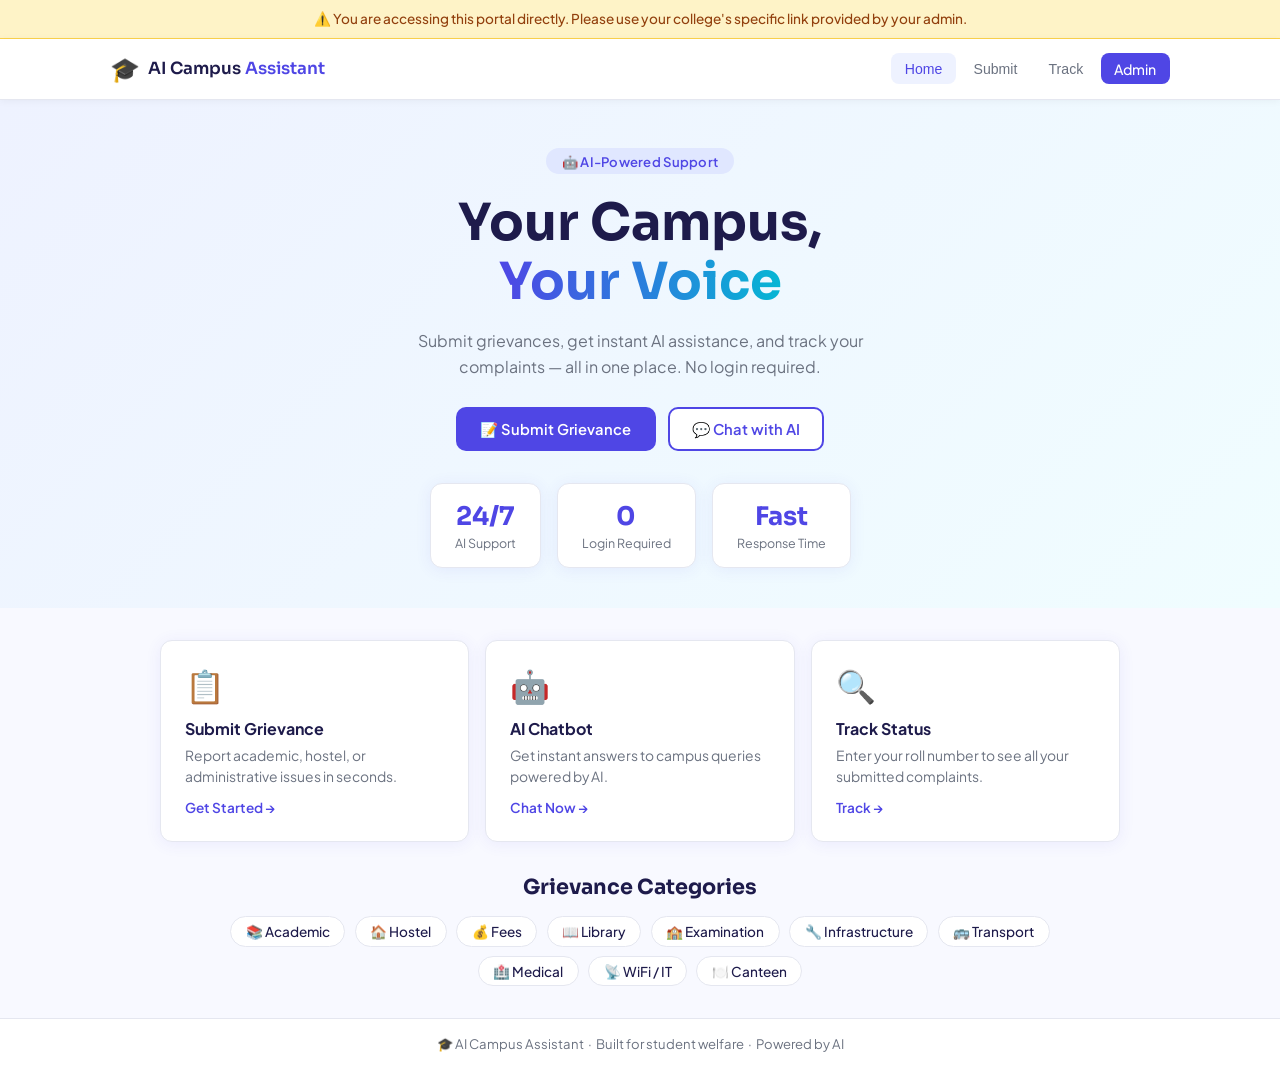
<file: frontend/index.html>
<!DOCTYPE html>
<html lang="en">
<head>
<meta charset="UTF-8">
<meta name="viewport" content="width=device-width, initial-scale=1.0">
<title>AI Campus Assistant</title>
<link rel="stylesheet" href="style.css">
<link rel="manifest" href="manifest.json">
<meta name="theme-color" content="#4F46E5">
<meta name="apple-mobile-web-app-capable" content="yes">
<link href="https://fonts.googleapis.com/css2?family=Plus+Jakarta+Sans:wght@400;500;600;700&family=Sora:wght@300;400;600;700&display=swap" rel="stylesheet">
</head>
<body>

<!-- ── NO COLLEGE WARNING ─────────────────────────────────────────────── -->
<div id="noCollegeBanner" class="no-college-banner" style="display:none">
  ⚠️ You are accessing this portal directly. Please use your college's specific link provided by your admin.
</div>

<!-- ── HEADER ─────────────────────────────────────────────────────────── -->
<header class="header">
  <div class="header-inner">
    <div class="logo">
      <span class="logo-icon">🎓</span>
      <span class="logo-text">AI Campus <span class="accent">Assistant</span></span>
      <!-- College name badge — shown only when ?college= is in URL -->
      <span id="collegeBadge" class="college-badge" style="display:none">
        <span id="collegeNameDisplay"></span>
      </span>
    </div>
    <nav class="nav">
      <button class="nav-btn active" onclick="showSection('home')">Home</button>
      <button class="nav-btn" onclick="showSection('submit')">Submit</button>
      <button class="nav-btn" onclick="showSection('track')">Track</button>
      <a href="admin.html" class="nav-btn admin-link">Admin</a>
    </nav>
    <button class="hamburger" id="hamburger" onclick="toggleMenu()">☰</button>
  </div>
  <div class="mobile-menu" id="mobileMenu">
    <button onclick="showSection('home');toggleMenu()">🏠 Home</button>
    <button onclick="showSection('submit');toggleMenu()">📝 Submit Grievance</button>
    <button onclick="showSection('track');toggleMenu()">🔍 Track Status</button>
    <a href="admin.html">🔐 Admin Panel</a>
  </div>
</header>

<!-- ── HERO (HOME) ────────────────────────────────────────────────────── -->
<section id="section-home" class="section active">
  <div class="hero">
    <div class="hero-badge">🤖 AI-Powered Support</div>
    <h1 class="hero-title">Your Campus,<br><span class="gradient-text">Your Voice</span></h1>
    <p class="hero-sub">Submit grievances, get instant AI assistance, and track your complaints — all in one place. No login required.</p>
    <div class="hero-actions">
      <button class="btn btn-primary" onclick="showSection('submit')">📝 Submit Grievance</button>
      <button class="btn btn-outline" onclick="openChat()">💬 Chat with AI</button>
    </div>
    <div class="stats-row">
      <div class="stat-card"><div class="stat-num">24/7</div><div class="stat-lbl">AI Support</div></div>
      <div class="stat-card"><div class="stat-num">0</div><div class="stat-lbl">Login Required</div></div>
      <div class="stat-card"><div class="stat-num">Fast</div><div class="stat-lbl">Response Time</div></div>
    </div>
  </div>

  <div class="features">
    <div class="feature-card" onclick="showSection('submit')">
      <div class="feat-icon">📋</div>
      <h3>Submit Grievance</h3>
      <p>Report academic, hostel, or administrative issues in seconds.</p>
      <span class="feat-link">Get Started →</span>
    </div>
    <div class="feature-card" onclick="openChat()">
      <div class="feat-icon">🤖</div>
      <h3>AI Chatbot</h3>
      <p>Get instant answers to campus queries powered by AI.</p>
      <span class="feat-link">Chat Now →</span>
    </div>
    <div class="feature-card" onclick="showSection('track')">
      <div class="feat-icon">🔍</div>
      <h3>Track Status</h3>
      <p>Enter your roll number to see all your submitted complaints.</p>
      <span class="feat-link">Track →</span>
    </div>
  </div>

  <div class="categories-section">
    <h2 class="section-title">Grievance Categories</h2>
    <div class="categories-grid">
      <div class="cat-pill">📚 Academic</div>
      <div class="cat-pill">🏠 Hostel</div>
      <div class="cat-pill">💰 Fees</div>
      <div class="cat-pill">📖 Library</div>
      <div class="cat-pill">🏫 Examination</div>
      <div class="cat-pill">🔧 Infrastructure</div>
      <div class="cat-pill">🚌 Transport</div>
      <div class="cat-pill">🏥 Medical</div>
      <div class="cat-pill">📡 WiFi / IT</div>
      <div class="cat-pill">🍽️ Canteen</div>
    </div>
  </div>
</section>

<!-- ── SUBMIT GRIEVANCE ───────────────────────────────────────────────── -->
<section id="section-submit" class="section">
  <div class="page-header">
    <button class="back-btn" onclick="showSection('home')">← Back</button>
    <h2 class="page-title">Submit a Grievance</h2>
    <p class="page-sub">No login required. Your complaint will be reviewed by the administration.</p>
  </div>

  <div class="form-card">
    <div id="submitSuccess" class="success-banner" style="display:none"></div>
    <div id="submitError" class="error-banner" style="display:none"></div>

    <form id="grievanceForm" onsubmit="submitGrievance(event)">
      <div class="form-row">
        <div class="form-group">
          <label>Full Name *</label>
          <input type="text" id="studentName" placeholder="e.g. Rahul Sharma" required>
        </div>
        <div class="form-group">
          <label>Roll Number *</label>
          <input type="text" id="studentRoll" placeholder="e.g. 22CSE045" required>
        </div>
      </div>
      <div class="form-row">
        <div class="form-group">
          <label>Department *</label>
          <select id="department" required>
            <option value="">Select Department</option>
            <option>Computer Science & Engineering</option>
            <option>Electronics & Communication</option>
            <option>Mechanical Engineering</option>
            <option>Civil Engineering</option>
            <option>Electrical Engineering</option>
            <option>Information Technology</option>
            <option>Physics</option>
            <option>Chemistry</option>
            <option>Mathematics</option>
            <option>Management</option>
          </select>
        </div>
        <div class="form-group">
          <label>Category *</label>
          <select id="category" required>
            <option value="">Select Category</option>
            <option>Academic</option>
            <option>Hostel</option>
            <option>Fees & Scholarship</option>
            <option>Library</option>
            <option>Examination</option>
            <option>Infrastructure</option>
            <option>Transport</option>
            <option>Medical / Health</option>
            <option>WiFi / IT</option>
            <option>Canteen</option>
            <option>Faculty / Teaching</option>
            <option>Other</option>
          </select>
        </div>
      </div>
      <div class="form-group">
        <label>Subject *</label>
        <input type="text" id="subject" placeholder="Brief subject of your grievance" required>
      </div>
      <div class="form-group">
        <label>Description *</label>
        <textarea id="description" rows="5" placeholder="Describe your issue in detail..." required></textarea>
      </div>
      <div class="form-group">
        <label>Contact Email (optional)</label>
        <input type="email" id="contactEmail" placeholder="for follow-up notifications">
      </div>
      <div class="ai-tip-box">
        <span>🤖</span>
        <p>Before submitting, try our <strong>AI Chatbot</strong> — it may resolve your issue instantly!</p>
        <button type="button" class="btn btn-xs" onclick="openChat()">Ask AI</button>
      </div>
      <button type="submit" class="btn btn-primary full-width" id="submitBtn">
        📩 Submit Grievance
      </button>
    </form>
  </div>
</section>

<!-- ── TRACK STATUS ───────────────────────────────────────────────────── -->
<section id="section-track" class="section">
  <div class="page-header">
    <button class="back-btn" onclick="showSection('home')">← Back</button>
    <h2 class="page-title">Track Your Grievance</h2>
    <p class="page-sub">Enter your roll number to view all submitted complaints and their current status.</p>
  </div>

  <div class="track-card">
    <div class="track-input-row">
      <input type="text" id="trackRoll" placeholder="Enter Roll Number (e.g. 22CSE045)" style="flex:1">
      <button class="btn btn-primary" onclick="trackGrievance()">🔍 Track</button>
    </div>
    <div id="trackResults"></div>
  </div>
</section>

<!-- ── AI CHATBOT MODAL ───────────────────────────────────────────────── -->
<div id="chatModal" class="chat-modal" style="display:none">
  <div class="chat-window">
    <div class="chat-header">
      <div class="chat-title">
        <span class="chat-dot"></span>
        AI Campus Assistant
      </div>
      <button class="chat-close" onclick="closeChat()">✕</button>
    </div>
    <div class="chat-messages" id="chatMessages">
      <div class="msg bot-msg">
        <div class="msg-avatar">🤖</div>
        <div class="msg-bubble">👋 Hi! I'm your AI Campus Assistant. Ask me anything about academics, hostel, fees, exams, or how to submit a grievance!</div>
      </div>
    </div>
    <div class="chat-quick-btns">
      <button onclick="sendQuick('How do I submit a grievance?')">Submit grievance?</button>
      <button onclick="sendQuick('Hostel room complaint')">Hostel issue</button>
      <button onclick="sendQuick('Fee payment query')">Fee query</button>
      <button onclick="sendQuick('Attendance problem')">Attendance</button>
    </div>
    <div class="chat-input-row">
      <input type="text" id="chatInput" placeholder="Type or speak your message..." onkeydown="if(event.key==='Enter')sendChat()">
      <button class="voice-btn" id="voiceBtn" onclick="toggleVoice()" title="Speak">🎤</button>
      <button class="chat-send" onclick="sendChat()">➤</button>
    </div>
  </div>
</div>

<!-- ── FOOTER ─────────────────────────────────────────────────────────── -->
<footer class="footer">
  <p>🎓 AI Campus Assistant &nbsp;·&nbsp; Built for student welfare &nbsp;·&nbsp; Powered by AI</p>
</footer>

<script src="script.js"></script>
<script>
  if ('serviceWorker' in navigator) {
    window.addEventListener('load', () => {
      navigator.serviceWorker.register('service-worker.js')
        .then(() => console.log('SW registered'))
        .catch(err => console.log('SW error:', err));
    });
  }
</script>
</body>
</html>
</file>
<file: frontend/style.css>
/* ─── RESET & VARIABLES ─────────────────────────────────────────────────── */
*, *::before, *::after { box-sizing: border-box; margin: 0; padding: 0; }

:root {
  --primary:   #4F46E5;
  --primary-d: #3730A3;
  --accent:    #06B6D4;
  --bg:        #F8F9FF;
  --surface:   #FFFFFF;
  --border:    #E5E7F0;
  --text:      #1E1B4B;
  --muted:     #6B7280;
  --success:   #059669;
  --warning:   #D97706;
  --danger:    #DC2626;
  --radius:    12px;
  --shadow:    0 2px 16px rgba(79,70,229,0.08);
}

body {
  font-family: 'Plus Jakarta Sans', sans-serif;
  background: var(--bg);
  color: var(--text);
  min-height: 100vh;
  display: flex;
  flex-direction: column;
}

/* ─── HEADER ────────────────────────────────────────────────────────────── */
.header {
  background: var(--surface);
  border-bottom: 1px solid var(--border);
  position: sticky;
  top: 0;
  z-index: 100;
  box-shadow: 0 1px 8px rgba(0,0,0,0.05);
}

.header-inner {
  max-width: 1100px;
  margin: 0 auto;
  padding: 0 1.25rem;
  height: 60px;
  display: flex;
  align-items: center;
  justify-content: space-between;
}

.logo { display: flex; align-items: center; gap: 0.5rem; }
.logo-icon { font-size: 1.5rem; }
.logo-text { font-family: 'Sora', sans-serif; font-size: 1.05rem; font-weight: 600; color: var(--text); }
.accent { color: var(--primary); }

.nav { display: flex; gap: 0.25rem; }
.nav-btn {
  background: none;
  border: none;
  padding: 0.4rem 0.85rem;
  border-radius: 8px;
  font-size: 0.88rem;
  font-weight: 500;
  color: var(--muted);
  cursor: pointer;
  text-decoration: none;
  transition: background 0.15s, color 0.15s;
}
.nav-btn:hover, .nav-btn.active { background: #EEF2FF; color: var(--primary); }
.admin-link { background: var(--primary); color: #fff !important; }
.admin-link:hover { background: var(--primary-d); }

.hamburger { display: none; background: none; border: none; font-size: 1.4rem; cursor: pointer; color: var(--text); }

.mobile-menu {
  display: none;
  flex-direction: column;
  padding: 0.75rem 1.25rem;
  border-top: 1px solid var(--border);
  background: var(--surface);
}
.mobile-menu.open { display: flex; }
.mobile-menu button, .mobile-menu a {
  background: none;
  border: none;
  padding: 0.75rem 0;
  font-size: 0.95rem;
  font-weight: 500;
  color: var(--text);
  text-decoration: none;
  text-align: left;
  cursor: pointer;
  border-bottom: 1px solid var(--border);
}
.mobile-menu a { display: block; }

/* ─── SECTIONS ──────────────────────────────────────────────────────────── */
.section { display: none; flex: 1; }
.section.active { display: block; }

/* ─── HERO ──────────────────────────────────────────────────────────────── */
.hero {
  background: linear-gradient(135deg, #EEF2FF 0%, #F0FDFF 100%);
  padding: 3rem 1.25rem 2.5rem;
  text-align: center;
}

.hero-badge {
  display: inline-block;
  background: #E0E7FF;
  color: var(--primary);
  border-radius: 20px;
  padding: 0.3rem 1rem;
  font-size: 0.82rem;
  font-weight: 600;
  margin-bottom: 1.25rem;
  letter-spacing: 0.02em;
}

.hero-title {
  font-family: 'Sora', sans-serif;
  font-size: clamp(2rem, 6vw, 3.2rem);
  font-weight: 700;
  line-height: 1.15;
  margin-bottom: 1rem;
}

.gradient-text {
  background: linear-gradient(90deg, var(--primary), var(--accent));
  -webkit-background-clip: text;
  -webkit-text-fill-color: transparent;
  background-clip: text;
}

.hero-sub {
  color: var(--muted);
  font-size: 1rem;
  max-width: 520px;
  margin: 0 auto 1.75rem;
  line-height: 1.6;
}

.hero-actions { display: flex; gap: 0.75rem; justify-content: center; flex-wrap: wrap; margin-bottom: 2rem; }

.stats-row {
  display: flex;
  gap: 1rem;
  justify-content: center;
  flex-wrap: wrap;
}
.stat-card {
  background: var(--surface);
  border: 1px solid var(--border);
  border-radius: var(--radius);
  padding: 1rem 1.5rem;
  text-align: center;
  box-shadow: var(--shadow);
}
.stat-num { font-family: 'Sora', sans-serif; font-size: 1.6rem; font-weight: 700; color: var(--primary); }
.stat-lbl { font-size: 0.78rem; color: var(--muted); margin-top: 0.2rem; }

/* ─── FEATURES ──────────────────────────────────────────────────────────── */
.features {
  display: grid;
  grid-template-columns: repeat(auto-fit, minmax(240px, 1fr));
  gap: 1rem;
  max-width: 1000px;
  margin: 2rem auto;
  padding: 0 1.25rem;
}

.feature-card {
  background: var(--surface);
  border: 1px solid var(--border);
  border-radius: var(--radius);
  padding: 1.5rem;
  cursor: pointer;
  transition: transform 0.15s, box-shadow 0.15s;
  box-shadow: var(--shadow);
}
.feature-card:hover { transform: translateY(-3px); box-shadow: 0 8px 24px rgba(79,70,229,0.14); }
.feat-icon { font-size: 2rem; margin-bottom: 0.75rem; }
.feature-card h3 { font-size: 1rem; font-weight: 700; margin-bottom: 0.4rem; }
.feature-card p { font-size: 0.87rem; color: var(--muted); line-height: 1.5; }
.feat-link { display: inline-block; margin-top: 0.75rem; font-size: 0.85rem; font-weight: 600; color: var(--primary); }

/* ─── CATEGORIES ────────────────────────────────────────────────────────── */
.categories-section {
  max-width: 900px;
  margin: 0 auto 2rem;
  padding: 0 1.25rem;
  text-align: center;
}
.section-title {
  font-family: 'Sora', sans-serif;
  font-size: 1.3rem;
  font-weight: 700;
  margin-bottom: 1rem;
}
.categories-grid { display: flex; flex-wrap: wrap; gap: 0.6rem; justify-content: center; }
.cat-pill {
  background: var(--surface);
  border: 1px solid var(--border);
  border-radius: 20px;
  padding: 0.35rem 0.9rem;
  font-size: 0.85rem;
  font-weight: 500;
  color: var(--text);
}

/* ─── BUTTONS ───────────────────────────────────────────────────────────── */
.btn {
  display: inline-flex;
  align-items: center;
  gap: 0.4rem;
  padding: 0.65rem 1.4rem;
  border-radius: 10px;
  font-size: 0.92rem;
  font-weight: 600;
  cursor: pointer;
  border: 2px solid transparent;
  transition: all 0.15s;
  text-decoration: none;
  font-family: inherit;
}
.btn-primary { background: var(--primary); color: #fff; }
.btn-primary:hover { background: var(--primary-d); }
.btn-outline { background: var(--surface); color: var(--primary); border-color: var(--primary); }
.btn-outline:hover { background: #EEF2FF; }
.btn-xs { padding: 0.25rem 0.65rem; font-size: 0.78rem; background: var(--primary); color: #fff; border-radius: 6px; }
.full-width { width: 100%; justify-content: center; }

/* ─── FORMS ─────────────────────────────────────────────────────────────── */
.page-header {
  max-width: 700px;
  margin: 2rem auto 1rem;
  padding: 0 1.25rem;
}
.back-btn {
  background: none;
  border: none;
  color: var(--primary);
  font-weight: 600;
  cursor: pointer;
  font-size: 0.9rem;
  margin-bottom: 0.75rem;
  font-family: inherit;
}
.page-title { font-family: 'Sora', sans-serif; font-size: 1.5rem; font-weight: 700; }
.page-sub { color: var(--muted); font-size: 0.9rem; margin-top: 0.3rem; }

.form-card {
  background: var(--surface);
  border: 1px solid var(--border);
  border-radius: var(--radius);
  padding: 1.75rem;
  max-width: 700px;
  margin: 0 auto 2rem;
  box-shadow: var(--shadow);
  margin-left: auto;
  margin-right: auto;
  margin-bottom: 2rem;
  padding-left: 1.75rem;
  padding-right: 1.75rem;
}
.form-card { margin: 0 1.25rem 2rem; }
@media (min-width: 760px) { .form-card { margin: 0 auto 2rem; } }

.form-row { display: grid; grid-template-columns: 1fr 1fr; gap: 1rem; }
@media (max-width: 560px) { .form-row { grid-template-columns: 1fr; } }

.form-group { margin-bottom: 1rem; }
.form-group label { display: block; font-size: 0.86rem; font-weight: 600; margin-bottom: 0.35rem; color: var(--text); }

input[type="text"], input[type="email"], input[type="password"], select, textarea {
  width: 100%;
  padding: 0.65rem 0.9rem;
  border: 1.5px solid var(--border);
  border-radius: 8px;
  font-size: 0.92rem;
  font-family: inherit;
  background: var(--bg);
  color: var(--text);
  transition: border-color 0.15s;
  outline: none;
}
input:focus, select:focus, textarea:focus { border-color: var(--primary); background: #fff; }
textarea { resize: vertical; min-height: 120px; }

.ai-tip-box {
  display: flex;
  align-items: center;
  gap: 0.75rem;
  background: #EEF2FF;
  border: 1px solid #C7D2FE;
  border-radius: 10px;
  padding: 0.85rem 1rem;
  margin: 1rem 0;
  font-size: 0.87rem;
}
.ai-tip-box span { font-size: 1.3rem; flex-shrink: 0; }
.ai-tip-box p { flex: 1; color: var(--text); }

.success-banner {
  background: #D1FAE5;
  border: 1px solid #6EE7B7;
  border-radius: 8px;
  padding: 0.85rem 1rem;
  margin-bottom: 1rem;
  color: #065F46;
  font-size: 0.9rem;
  font-weight: 500;
}
.error-banner {
  background: #FEE2E2;
  border: 1px solid #FCA5A5;
  border-radius: 8px;
  padding: 0.85rem 1rem;
  margin-bottom: 1rem;
  color: #991B1B;
  font-size: 0.9rem;
  font-weight: 500;
}

/* ─── TRACK ─────────────────────────────────────────────────────────────── */
.track-card {
  background: var(--surface);
  border: 1px solid var(--border);
  border-radius: var(--radius);
  padding: 1.75rem;
  max-width: 700px;
  margin: 0 1.25rem 2rem;
  box-shadow: var(--shadow);
}
@media (min-width: 760px) { .track-card { margin: 0 auto 2rem; } }

.track-input-row { display: flex; gap: 0.75rem; margin-bottom: 1.25rem; flex-wrap: wrap; }
.track-input-row input { min-width: 200px; }

.grievance-item {
  border: 1px solid var(--border);
  border-radius: 10px;
  padding: 1rem 1.1rem;
  margin-bottom: 0.75rem;
}
.grievance-item-header { display: flex; justify-content: space-between; align-items: flex-start; margin-bottom: 0.4rem; flex-wrap: wrap; gap: 0.5rem; }
.grievance-item h4 { font-size: 0.95rem; font-weight: 600; }
.grievance-item p { font-size: 0.82rem; color: var(--muted); }

/* ─── STATUS BADGES ─────────────────────────────────────────────────────── */
.status-badge {
  display: inline-block;
  padding: 0.25rem 0.7rem;
  border-radius: 20px;
  font-size: 0.75rem;
  font-weight: 700;
  letter-spacing: 0.02em;
}
.status-badge.pending       { background: #FEF3C7; color: #92400E; }
.status-badge.in-progress   { background: #DBEAFE; color: #1E40AF; }
.status-badge.resolved      { background: #D1FAE5; color: #065F46; }
.status-badge.rejected      { background: #FEE2E2; color: #991B1B; }

/* ─── CHATBOT MODAL ─────────────────────────────────────────────────────── */
.chat-modal {
  position: fixed;
  inset: 0;
  background: rgba(0,0,0,0.45);
  display: flex;
  align-items: flex-end;
  justify-content: center;
  z-index: 1000;
  padding: 0;
}
@media (min-width: 600px) { .chat-modal { align-items: center; padding: 1rem; } }

.chat-window {
  background: var(--surface);
  border-radius: 16px 16px 0 0;
  width: 100%;
  max-width: 520px;
  display: flex;
  flex-direction: column;
  max-height: 90vh;
  overflow: hidden;
  box-shadow: 0 -8px 40px rgba(0,0,0,0.15);
}
@media (min-width: 600px) { .chat-window { border-radius: 16px; max-height: 600px; } }

.chat-header {
  display: flex;
  justify-content: space-between;
  align-items: center;
  padding: 1rem 1.25rem;
  border-bottom: 1px solid var(--border);
  background: linear-gradient(90deg, var(--primary) 0%, var(--accent) 100%);
  color: #fff;
}
.chat-title { font-weight: 700; font-size: 0.95rem; display: flex; align-items: center; gap: 0.5rem; }
.chat-dot { width: 8px; height: 8px; background: #4ADE80; border-radius: 50%; display: inline-block; }
.chat-close { background: none; border: none; color: #fff; font-size: 1.1rem; cursor: pointer; }

.chat-messages {
  flex: 1;
  overflow-y: auto;
  padding: 1rem;
  display: flex;
  flex-direction: column;
  gap: 0.75rem;
}

.msg { display: flex; gap: 0.6rem; align-items: flex-start; }
.msg-avatar { width: 32px; height: 32px; border-radius: 50%; background: #EEF2FF; display: flex; align-items: center; justify-content: center; font-size: 1rem; flex-shrink: 0; }
.msg-bubble { padding: 0.65rem 0.9rem; border-radius: 12px; font-size: 0.9rem; line-height: 1.5; max-width: 85%; }
.bot-msg .msg-bubble { background: #F1F5F9; color: var(--text); border-radius: 4px 12px 12px 12px; }
.user-msg { flex-direction: row-reverse; }
.user-msg .msg-bubble { background: var(--primary); color: #fff; border-radius: 12px 4px 12px 12px; }
.user-msg .msg-avatar { background: #E0E7FF; }

.typing-indicator { display: flex; gap: 4px; padding: 0.5rem; }
.typing-indicator span { width: 8px; height: 8px; background: var(--muted); border-radius: 50%; animation: bounce 0.8s infinite; }
.typing-indicator span:nth-child(2) { animation-delay: 0.15s; }
.typing-indicator span:nth-child(3) { animation-delay: 0.3s; }
@keyframes bounce { 0%,60%,100% { transform: translateY(0); } 30% { transform: translateY(-6px); } }

.chat-quick-btns {
  display: flex;
  gap: 0.5rem;
  padding: 0.5rem 1rem;
  overflow-x: auto;
  flex-shrink: 0;
  border-top: 1px solid var(--border);
  -webkit-overflow-scrolling: touch;
}
.chat-quick-btns button {
  white-space: nowrap;
  padding: 0.35rem 0.75rem;
  border: 1.5px solid var(--border);
  border-radius: 20px;
  background: var(--surface);
  font-size: 0.8rem;
  cursor: pointer;
  font-family: inherit;
  color: var(--text);
  flex-shrink: 0;
}
.chat-quick-btns button:hover { background: #EEF2FF; border-color: var(--primary); color: var(--primary); }

.chat-input-row {
  display: flex;
  gap: 0.5rem;
  padding: 0.75rem 1rem;
  border-top: 1px solid var(--border);
}
.chat-input-row input { flex: 1; border-radius: 8px; }
.chat-send {
  background: var(--primary);
  color: #fff;
  border: none;
  border-radius: 8px;
  width: 42px;
  font-size: 1.1rem;
  cursor: pointer;
  transition: background 0.15s;
}
.chat-send:hover { background: var(--primary-d); }

/* ─── FOOTER ────────────────────────────────────────────────────────────── */
.footer {
  background: var(--surface);
  border-top: 1px solid var(--border);
  text-align: center;
  padding: 1rem;
  font-size: 0.82rem;
  color: var(--muted);
  margin-top: auto;
}

/* ─── ADMIN STYLES ──────────────────────────────────────────────────────── */
.admin-body { background: #F4F5FB; }

.login-screen {
  min-height: 100vh;
  display: flex;
  align-items: center;
  justify-content: center;
  padding: 1.25rem;
}
.login-card {
  background: var(--surface);
  border: 1px solid var(--border);
  border-radius: 16px;
  padding: 2.5rem;
  width: 100%;
  max-width: 400px;
  box-shadow: 0 8px 32px rgba(0,0,0,0.08);
  text-align: center;
}
.login-logo { font-size: 3rem; margin-bottom: 0.75rem; }
.login-card h2 { font-family: 'Sora', sans-serif; font-size: 1.4rem; font-weight: 700; }
.login-sub { color: var(--muted); font-size: 0.85rem; margin-top: 0.25rem; margin-bottom: 1.5rem; }
.login-card .form-group { text-align: left; }

.admin-header {
  background: var(--surface);
  border-bottom: 1px solid var(--border);
  position: sticky;
  top: 0;
  z-index: 100;
  box-shadow: 0 1px 8px rgba(0,0,0,0.05);
}

.admin-main { max-width: 1200px; margin: 0 auto; padding: 1.5rem 1.25rem; }

.admin-stats {
  display: grid;
  grid-template-columns: repeat(auto-fit, minmax(120px, 1fr));
  gap: 0.75rem;
  margin-bottom: 1.5rem;
}
.stat-box {
  background: var(--surface);
  border: 1px solid var(--border);
  border-radius: var(--radius);
  padding: 1rem;
  text-align: center;
}
.stat-box .stat-num { font-family: 'Sora', sans-serif; font-size: 1.75rem; font-weight: 700; color: var(--primary); }
.stat-box .stat-lbl { font-size: 0.75rem; color: var(--muted); margin-top: 0.15rem; font-weight: 600; }
.stat-box.pending .stat-num { color: #D97706; }
.stat-box.progress .stat-num { color: #2563EB; }
.stat-box.resolved .stat-num { color: var(--success); }
.stat-box.rejected .stat-num { color: var(--danger); }

.admin-controls {
  display: flex;
  justify-content: space-between;
  align-items: center;
  margin-bottom: 1rem;
  gap: 0.75rem;
  flex-wrap: wrap;
}
.filter-select { width: auto; display: inline-block; padding: 0.45rem 0.75rem; font-size: 0.87rem; }

.table-wrapper { overflow-x: auto; border-radius: var(--radius); border: 1px solid var(--border); background: var(--surface); }
.grievance-table { width: 100%; border-collapse: collapse; font-size: 0.87rem; }
.grievance-table th {
  padding: 0.75rem 0.9rem;
  text-align: left;
  font-size: 0.78rem;
  font-weight: 700;
  color: var(--muted);
  text-transform: uppercase;
  letter-spacing: 0.04em;
  background: #F8F9FF;
  border-bottom: 1px solid var(--border);
}
.grievance-table td {
  padding: 0.85rem 0.9rem;
  border-bottom: 1px solid var(--border);
  vertical-align: middle;
}
.grievance-table tr:last-child td { border-bottom: none; }
.grievance-table tr:hover td { background: #F8F9FF; }

.ticket-id { font-family: monospace; font-size: 0.8rem; color: var(--primary); font-weight: 700; }
.cat-tag { background: #EEF2FF; color: var(--primary); padding: 0.2rem 0.6rem; border-radius: 6px; font-size: 0.78rem; font-weight: 600; }

.action-btn {
  border: none;
  border-radius: 6px;
  padding: 0.3rem 0.65rem;
  font-size: 0.78rem;
  cursor: pointer;
  font-family: inherit;
  font-weight: 500;
  margin-right: 0.25rem;
}
.edit-btn { background: #EEF2FF; color: var(--primary); }
.edit-btn:hover { background: #C7D2FE; }
.del-btn { background: #FEE2E2; color: var(--danger); }
.del-btn:hover { background: #FECACA; }

.update-modal {
  position: fixed;
  inset: 0;
  background: rgba(0,0,0,0.45);
  display: flex;
  align-items: center;
  justify-content: center;
  z-index: 1000;
  padding: 1.25rem;
}
.update-card {
  background: var(--surface);
  border-radius: 16px;
  padding: 1.75rem;
  width: 100%;
  max-width: 440px;
  box-shadow: 0 8px 40px rgba(0,0,0,0.15);
}
.update-card h3 { font-family: 'Sora', sans-serif; font-size: 1.1rem; margin-bottom: 0.5rem; }
.modal-subject { font-size: 0.87rem; color: var(--muted); margin-bottom: 1rem; border-left: 3px solid var(--primary); padding-left: 0.6rem; }

/* ─── MOBILE ────────────────────────────────────────────────────────────── */
@media (max-width: 640px) {
  .nav { display: none; }
  .hamburger { display: block; }
  .hero { padding: 2rem 1rem 2rem; }
  .features { padding: 0 1rem; }
  .categories-section { padding: 0 1rem; }
  .form-card, .track-card { margin-left: 0.75rem; margin-right: 0.75rem; padding: 1.25rem; }
  .admin-stats { grid-template-columns: repeat(3, 1fr); }
}

.voice-btn {
  background: #EEF2FF;
  border: none;
  border-radius: 8px;
  width: 42px;
  font-size: 1.1rem;
  cursor: pointer;
  transition: background 0.15s;
  flex-shrink: 0;
}
.voice-btn.listening {
  background: #FEE2E2;
  animation: pulse 1s infinite;
}
@keyframes pulse {
  0%, 100% { transform: scale(1); }
  50% { transform: scale(1.1); }
}

/* College badge in header */
.college-badge {
  display: inline-flex;
  align-items: center;
  background: #EEF2FF;
  color: var(--primary);
  border-radius: 20px;
  padding: 0.2rem 0.75rem;
  font-size: 0.78rem;
  font-weight: 600;
  margin-left: 0.5rem;
  max-width: 160px;
  overflow: hidden;
  text-overflow: ellipsis;
  white-space: nowrap;
}

/* No college warning banner */
.no-college-banner {
  background: #FEF3C7;
  border-bottom: 1px solid #FCD34D;
  color: #92400E;
  text-align: center;
  padding: 0.65rem 1rem;
  font-size: 0.85rem;
  font-weight: 500;
}

/* Auth tabs */
.auth-tabs {
  display: flex;
  background: #F1F5F9;
  border-radius: 10px;
  padding: 0.25rem;
  margin-bottom: 1.25rem;
  gap: 0.25rem;
}
.auth-tab {
  flex: 1;
  padding: 0.5rem;
  border: none;
  border-radius: 8px;
  font-size: 0.9rem;
  font-weight: 600;
  cursor: pointer;
  background: none;
  color: var(--muted);
  font-family: inherit;
  transition: all 0.15s;
}
.auth-tab.active {
  background: var(--surface);
  color: var(--primary);
  box-shadow: 0 1px 4px rgba(0,0,0,0.08);
}

/* Copy row for portal links */
.copy-row {
  display: flex;
  gap: 0.5rem;
}
.copy-row input {
  flex: 1;
  font-size: 0.78rem;
  background: #F8F9FF;
}

/* Charts */
.charts-row {
  display: grid;
  grid-template-columns: 1fr 1fr;
  gap: 1rem;
  margin-bottom: 1.5rem;
}
@media (max-width: 640px) {
  .charts-row { grid-template-columns: 1fr; }
}
.chart-card {
  background: var(--surface);
  border: 1px solid var(--border);
  border-radius: var(--radius);
  padding: 1.25rem;
  box-shadow: var(--shadow);
}
.chart-title {
  font-size: 0.9rem;
  font-weight: 700;
  margin-bottom: 1rem;
  color: var(--text);
}

/* Voice button */
.voice-btn {
  background: #EEF2FF;
  border: none;
  border-radius: 8px;
  width: 42px;
  font-size: 1.1rem;
  cursor: pointer;
  transition: background 0.15s;
  flex-shrink: 0;
}
.voice-btn.listening {
  background: #FEE2E2;
  animation: pulse 1s infinite;
}
@keyframes pulse {
  0%, 100% { transform: scale(1); }
  50% { transform: scale(1.1); }
}
</file>
